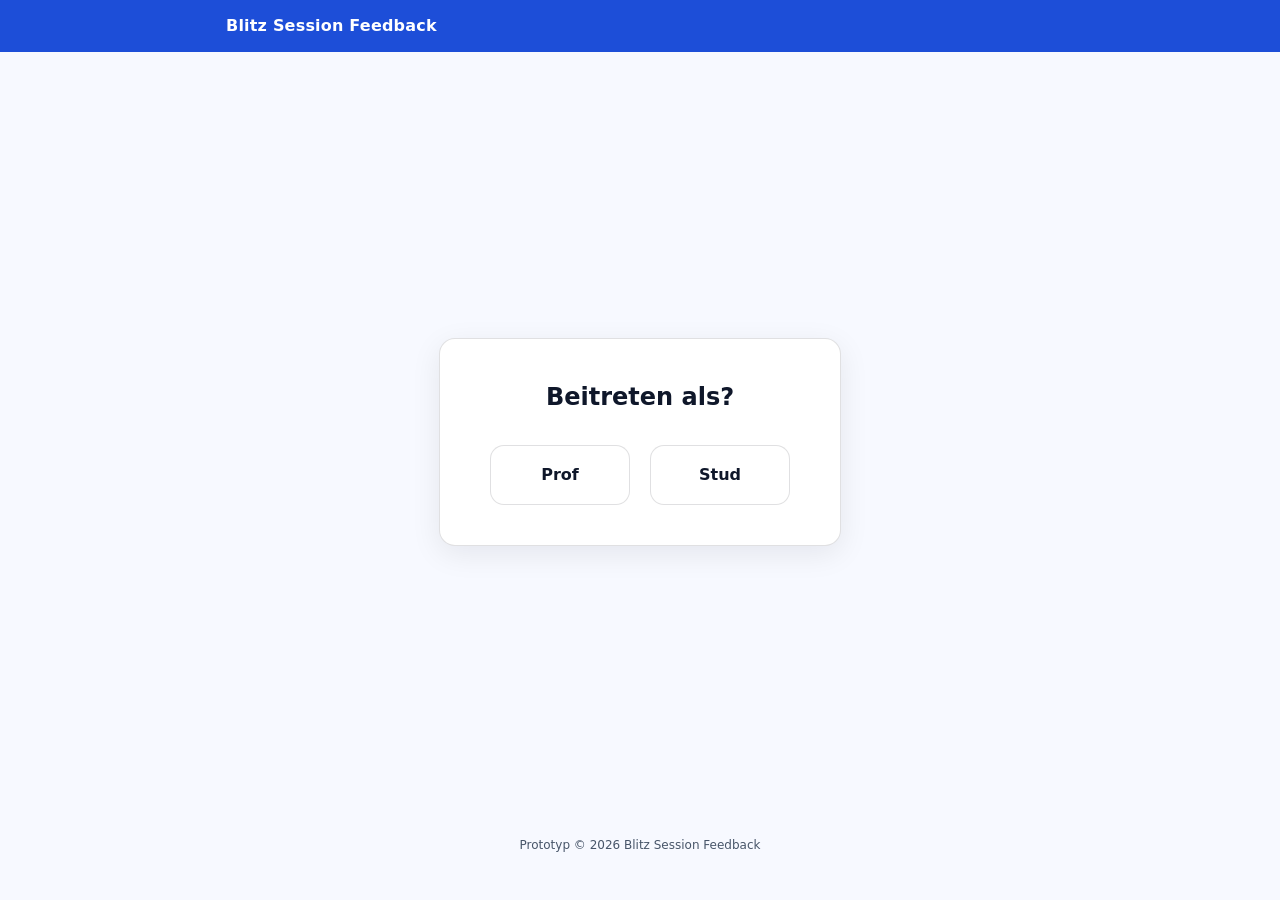
<file: index.html>
<!DOCTYPE html>
<html lang="de">

<head>
    <meta charset="UTF-8">
    <title>Blitz Session Feedback</title>
    <meta name="viewport" content="width=device-width, initial-scale=1.0">
    <link rel="stylesheet" href="style.css">
</head>

<body>

    <header>
        <h2 id="openModal">Blitz Session Feedback</h2>
    </header>


    <div id="imageModal" class="modal">
        <span class="close">&times;</span>
        <img src="Images/Alim.jpeg" alt="Feedback Bild">
    </div>
    <style>
        h2 {
            cursor: pointer;
            user-select: none;
        }

        .modal {
            display: none;

            position: fixed;
            z-index: 999;
            left: 0;
            top: 0;
            width: 100%;
            height: 100%;
            background-color: rgba(0, 0, 0, 0.7);

            justify-content: center;
            align-items: center;
        }


        .modal img {
            max-width: 80%;
            max-height: 80%;
            border-radius: 10px;
            box-shadow: 0 0 20px rgba(0, 0, 0, 0.5);
        }


        .close {
            position: absolute;
            top: 20px;
            right: 30px;
            font-size: 40px;
            color: white;
            cursor: pointer;
        }
    </style>

    <script>
        const openBtn = document.getElementById("openModal");
        const modal = document.getElementById("imageModal");
        const closeBtn = document.querySelector(".close");

        openBtn.addEventListener("click", () => {
            modal.style.display = "flex";
        });

        closeBtn.addEventListener("click", () => {
            modal.style.display = "none";
        });

        modal.addEventListener("click", (e) => {
            if (e.target === modal) {
                modal.style.display = "none";
            }
        });
    </script>

    <main>
        <div class="widget">
            <h1>Beitreten als?</h1>

            <div class="buttons">
                <a href="Prof.html" class="btn">Prof</a>
                <a href="sessioncode.html" class="btn">Stud</a>
            </div>

        </div>
    </main>

    <footer class="pageFooter tiny muted">
        Prototyp © 2026 Blitz Session Feedback
    </footer>

</body>

</html>
</file>
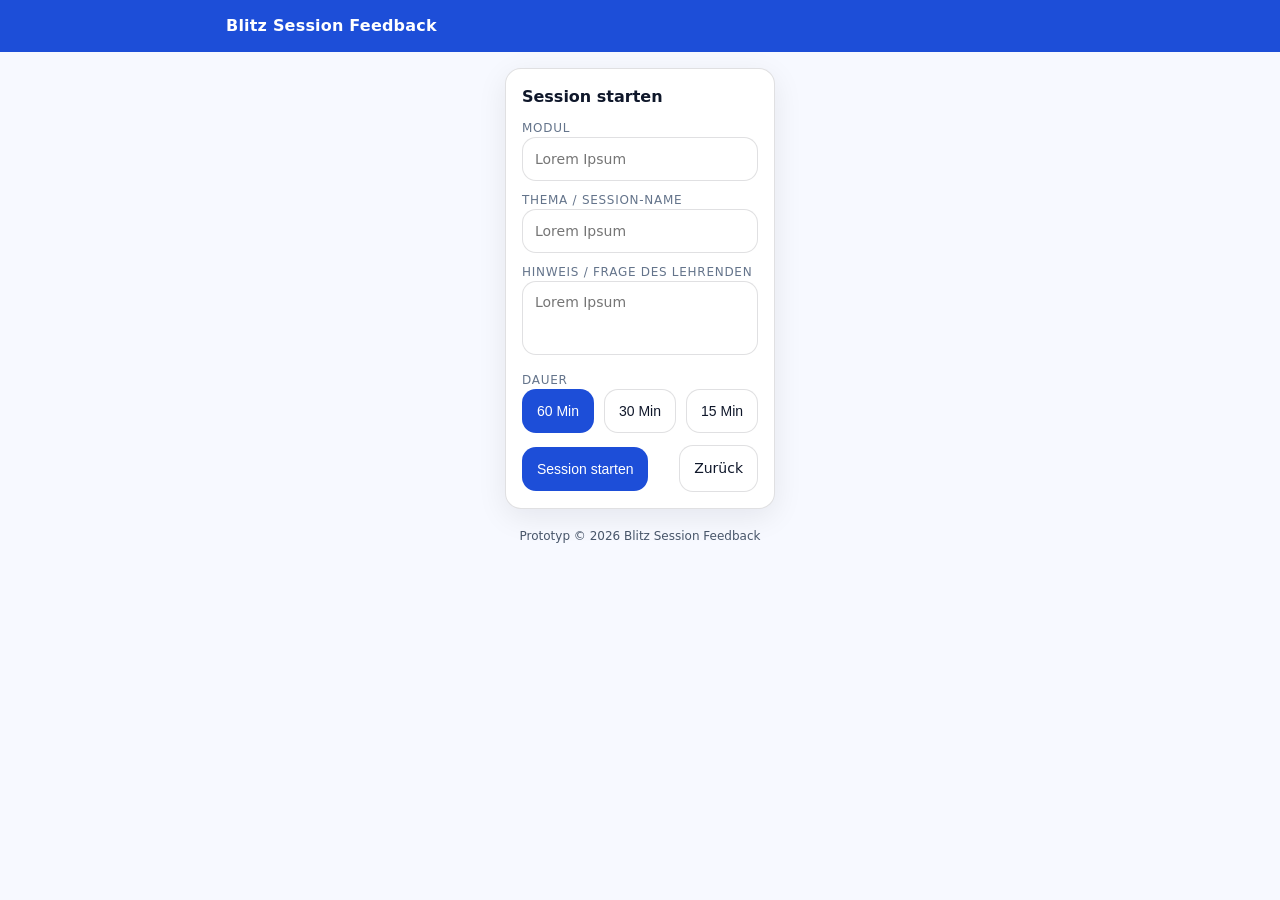
<file: Prof.html>
<!doctype html>
<html lang="de">

<head>
  <meta charset="utf-8" />
  <meta name="viewport" content="width=device-width,initial-scale=1" />
  <title>Blitz Session Feedback – Professor</title>
  <link rel="stylesheet" href="style.css" />
</head>

<body>
  <header>
    <h2 id="openModal">Blitz Session Feedback</h2>
  </header>


  <div id="imageModal" class="modal">
    <span class="close">&times;</span>
    <img src="Images/Ajun.jpeg" alt="Feedback Bild">
  </div>
  <style>
    h2 {
      cursor: pointer;
      user-select: none;
    }


    .modal {
      display: none;

      position: fixed;
      z-index: 999;
      left: 0;
      top: 0;
      width: 100%;
      height: 100%;
      background-color: rgba(0, 0, 0, 0.7);

      justify-content: center;
      align-items: center;
    }


    .modal img {
      max-width: 80%;
      max-height: 80%;
      border-radius: 10px;
      box-shadow: 0 0 20px rgba(0, 0, 0, 0.5);
    }


    .close {
      position: absolute;
      top: 20px;
      right: 30px;
      font-size: 40px;
      color: white;
      cursor: pointer;
    }
  </style>

  <script>
    const openBtn = document.getElementById("openModal");
    const modal = document.getElementById("imageModal");
    const closeBtn = document.querySelector(".close");

    openBtn.addEventListener("click", () => {
      modal.style.display = "flex";
    });

    closeBtn.addEventListener("click", () => {
      modal.style.display = "none";
    });

    modal.addEventListener("click", (e) => {
      if (e.target === modal) {
        modal.style.display = "none";
      }
    });
  </script>

  <main class="wrap">
    <section class="card">
      <div class="cardHead">
        <h2>Session starten</h2>
      </div>

      <div class="kicker">Modul</div>
      <input id="moduleInput" class="textarea" style="min-height:44px" maxlength="80" placeholder="Lorem Ipsum" />

      <div style="height:10px"></div>

      <div class="kicker">Thema / Session-Name</div>
      <input id="topicInput" class="textarea" style="min-height:44px" maxlength="80" placeholder="Lorem Ipsum" />

      <div style="height:10px"></div>

      <div class="kicker">Hinweis / Frage des Lehrenden</div>
      <textarea id="promptInput" class="textarea" rows="3" maxlength="220" placeholder="Lorem Ipsum"></textarea>

      <div style="height:10px"></div>

      <div class="kicker">Dauer</div>
      <div class="row" style="flex-wrap:wrap">
        <button type="button" class="btn" data-min="60">60 Min</button>
        <button type="button" class="btn" data-min="30">30 Min</button>
        <button type="button" class="btn" data-min="15">15 Min</button>
      </div>

      <div style="height:12px"></div>

      <div class="row" style="justify-content:space-between; flex-wrap:wrap">
        <button id="startBtn" class="btn primary">Session starten</button>
        <a class="btn" href="index.html"
          style="text-decoration:none; display:inline-flex; align-items:center;">Zurück</a>
      </div>

      <div id="errorBox" class="small" style="color:#b91c1c; margin-top:10px; display:none;">
        Bitte fülle Modul, Thema und Hinweis aus.
      </div>
    </section>
    <footer class="pageFooter tiny muted">
      Prototyp © 2026 Blitz Session Feedback
    </footer>
  </main>

  <script src="professor.js"></script>
</body>

</html>
</file>
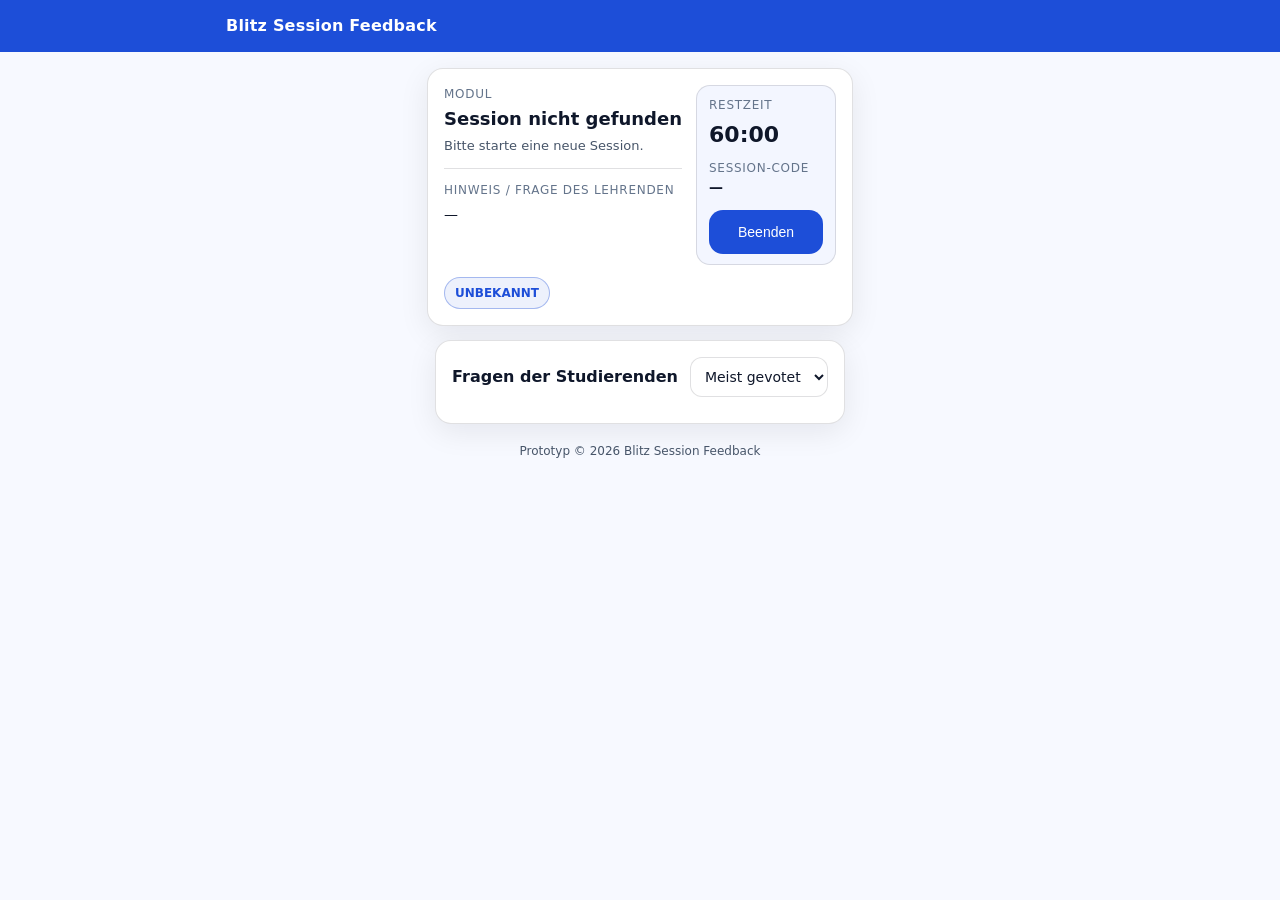
<file: ProfSession.html>
<!doctype html>
<html lang="de">

<head>
  <meta charset="utf-8" />
  <meta name="viewport" content="width=device-width,initial-scale=1" />
  <title>Blitz Session Feedback – Professor Session</title>
  <link rel="stylesheet" href="style.css" />
</head>

<body>
  <header>
    <h2 id="openModal">Blitz Session Feedback</h2>
  </header>

  <div id="imageModal" class="modal">
    <span class="close">&times;</span>
    <img src="Images/Niksa.png" alt="Feedback Bild">
  </div>
  <style>
    h2 {
      cursor: pointer;
      user-select: none;
    }


    .modal {
      display: none;
      position: fixed;
      z-index: 999;
      left: 0;
      top: 0;
      width: 100%;
      height: 100%;
      background-color: rgba(0, 0, 0, 0.7);

      justify-content: center;
      align-items: center;
    }


    .modal img {
      max-width: 80%;
      max-height: 80%;
      border-radius: 10px;
      box-shadow: 0 0 20px rgba(0, 0, 0, 0.5);
    }


    .close {
      position: absolute;
      top: 20px;
      right: 30px;
      font-size: 40px;
      color: white;
      cursor: pointer;
    }
  </style>

  <script>
    const openBtn = document.getElementById("openModal");
    const modal = document.getElementById("imageModal");
    const closeBtn = document.querySelector(".close");

    openBtn.addEventListener("click", () => {
      modal.style.display = "flex";
    });

    closeBtn.addEventListener("click", () => {
      modal.style.display = "none";
    });

    modal.addEventListener("click", (e) => {
      if (e.target === modal) {
        modal.style.display = "none";
      }
    });
  </script>

  <main class="wrap">
    <section class="card">
      <div class="sessionRow">
        <div class="sessionMeta">
          <div class="kicker">Modul</div>
          <div class="title" id="moduleName">—</div>
          <div class="sub" id="sessionName">—</div>

          <div class="prompt">
            <div class="kicker">Hinweis / Frage des Lehrenden</div>
            <p id="profPrompt">—</p>
          </div>
        </div>

        <div class="timerBox" aria-label="Restzeit">
          <div class="kicker">Restzeit</div>
          <div class="timer" id="timer">60:00</div>

          <div style="height:8px"></div>

          <div class="kicker">Session-Code</div>
          <div style="font-weight:800" id="codeBox">—</div>

          <div style="height:12px"></div>


          <button id="endBtn" class="btn primary" style="width:100%">Beenden</button>
        </div>
      </div>

      <div class="sessionFooter">
        <span class="badge open" id="statusBadge">OFFEN</span>
      </div>
    </section>

    <section class="card">
      <div class="cardHead">
        <h2>Fragen der Studierenden</h2>
        <div class="controls">
          <label class="srOnly" for="sortSelect">Sortieren</label>
          <select id="sortSelect" class="select">
            <option value="top">Meist gevotet</option>
            <option value="new">Neueste</option>
          </select>
        </div>
      </div>

      <div class="list" id="questionList" aria-live="polite"></div>
    </section>

    <footer class="pageFooter tiny muted">
      Prototyp © 2026 Blitz Session Feedback
    </footer>
  </main>

  <script src="professor.js"></script>
</body>

</html>
</file>
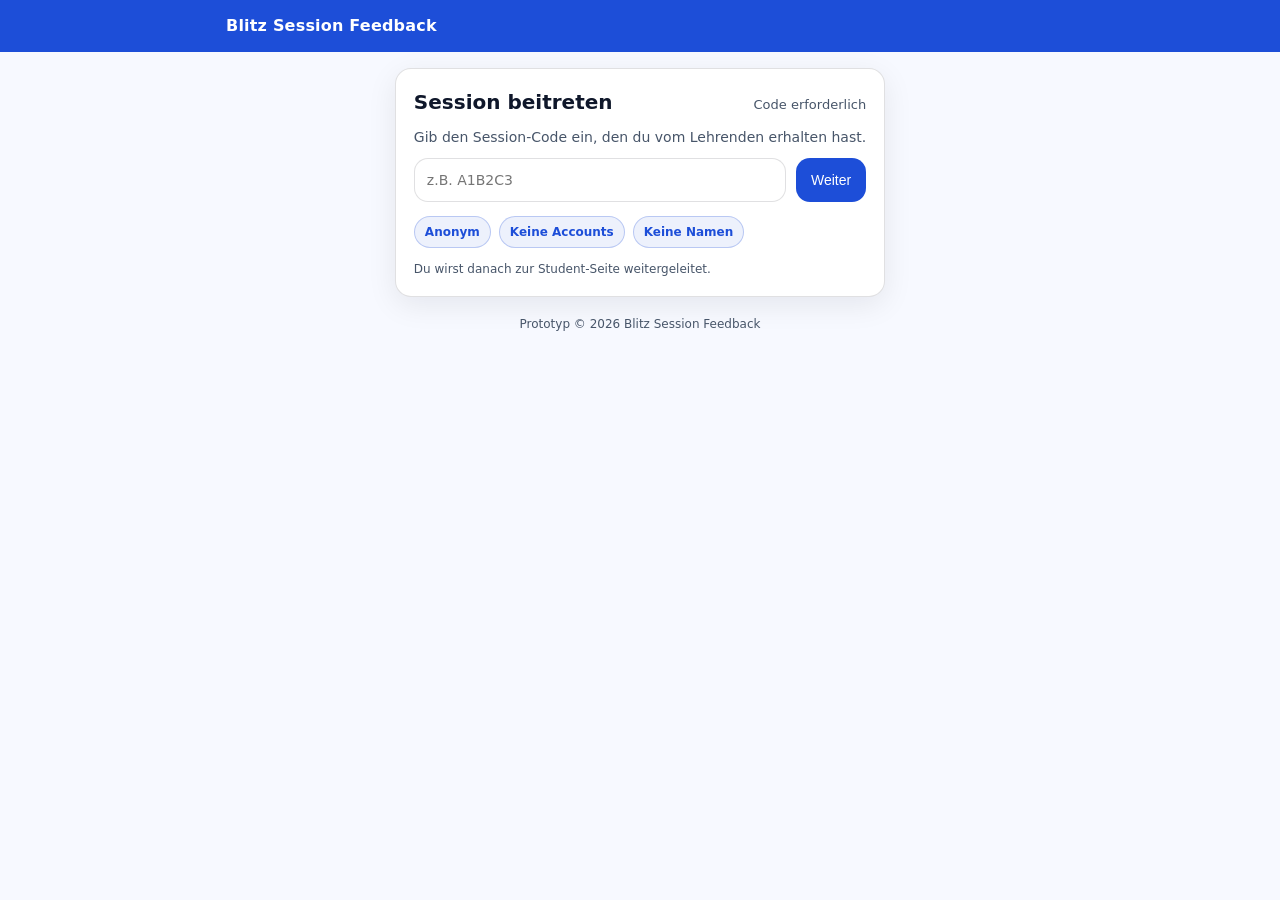
<file: sessioncode.html>
<!doctype html>
<html lang="de">

<head>
  <meta charset="utf-8" />
  <meta name="viewport" content="width=device-width,initial-scale=1" />
  <title>Session beitreten – Blitz Session Feedback</title>
  <link rel="stylesheet" href="style.css" />
</head>

<body>

  <header>
    <h2 id="openModal">Blitz Session Feedback</h2>
  </header>

  <div id="imageModal" class="modal">
    <span class="close">&times;</span>
    <img src="Images/Kais2.png" alt="Feedback Bild">
  </div>
  <style>
    h2 {
      cursor: pointer;
      user-select: none;
    }


    .modal {
      display: none;

      position: fixed;
      z-index: 999;
      left: 0;
      top: 0;
      width: 100%;
      height: 100%;
      background-color: rgba(0, 0, 0, 0.7);

      justify-content: center;
      align-items: center;
    }


    .modal img {
      max-width: 80%;
      max-height: 80%;
      border-radius: 10px;
      box-shadow: 0 0 20px rgba(0, 0, 0, 0.5);
    }


    .close {
      position: absolute;
      top: 20px;
      right: 30px;
      font-size: 40px;
      color: white;
      cursor: pointer;
    }
  </style>

  <script>
    const openBtn = document.getElementById("openModal");
    const modal = document.getElementById("imageModal");
    const closeBtn = document.querySelector(".close");

    openBtn.addEventListener("click", () => {
      modal.style.display = "flex";
    });

    closeBtn.addEventListener("click", () => {
      modal.style.display = "none";
    });

    modal.addEventListener("click", (e) => {
      if (e.target === modal) {
        modal.style.display = "none";
      }
    });
  </script>

  <main class="container">
    <section class="card card--padded join__card">
      <div class="card__head">
        <h1 class="h1">Session beitreten</h1>
        <span class="muted small">Code erforderlich</span>
      </div>

      <p class="muted">
        Gib den Session-Code ein, den du vom Lehrenden erhalten hast.
      </p>

      <div class="join__row">
        <input id="sessionCode" class="input" maxlength="10" placeholder="z.B. A1B2C3" />
        <button id="joinBtn" class="btn btn--primary">Weiter</button>
      </div>

      <div id="error" class="alert hidden">
        Bitte einen gültigen Code eingeben (mind. 4 Zeichen).
      </div>

      <div class="pillrow">
        <span class="pill">Anonym</span>
        <span class="pill">Keine Accounts</span>
        <span class="pill">Keine Namen</span>
      </div>

      <div class="tiny muted" style="margin-top:12px;">
        Du wirst danach zur Student-Seite weitergeleitet.
      </div>
    </section>
    <footer class="pageFooter tiny muted">
      Prototyp © 2026 Blitz Session Feedback
    </footer>
  </main>

  <script src="sessioncode.js"></script>
</body>

</html>
</file>
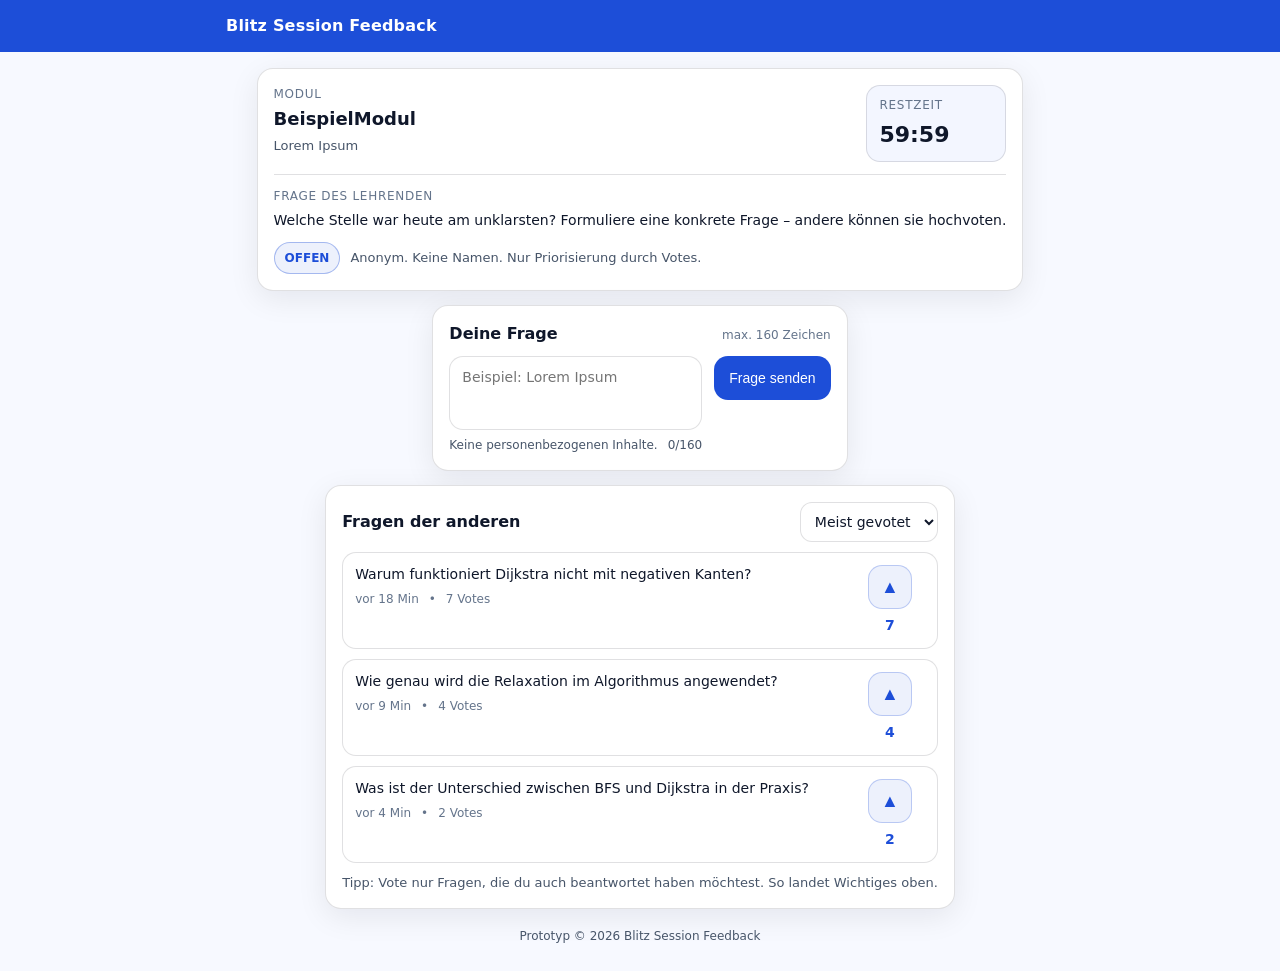
<file: student.html>
<!doctype html>
<html lang="de">

<head>
  <meta charset="utf-8" />
  <meta name="viewport" content="width=device-width,initial-scale=1" />
  <title>Blitz Session Feedback – Student</title>
  <link rel="stylesheet" href="style.css" />
</head>

<body>
  <header>
    <h2 id="openModal">Blitz Session Feedback</h2>
  </header>


  <div id="imageModal" class="modal">
    <span class="close">&times;</span>
    <img src="Images/Numan.jpeg" alt="Feedback Bild">
  </div>
  <style>
    h2 {
      cursor: pointer;
      user-select: none;
    }


    .modal {
      display: none;

      position: fixed;
      z-index: 999;
      left: 0;
      top: 0;
      width: 100%;
      height: 100%;
      background-color: rgba(0, 0, 0, 0.7);

      justify-content: center;
      align-items: center;
    }


    .modal img {
      max-width: 80%;
      max-height: 80%;
      border-radius: 10px;
      box-shadow: 0 0 20px rgba(0, 0, 0, 0.5);
    }

    .close {
      position: absolute;
      top: 20px;
      right: 30px;
      font-size: 40px;
      color: white;
      cursor: pointer;
    }
  </style>

  <script>
    const openBtn = document.getElementById("openModal");
    const modal = document.getElementById("imageModal");
    const closeBtn = document.querySelector(".close");

    openBtn.addEventListener("click", () => {
      modal.style.display = "flex";
    });

    closeBtn.addEventListener("click", () => {
      modal.style.display = "none";
    });

    modal.addEventListener("click", (e) => {
      if (e.target === modal) {
        modal.style.display = "none";
      }
    });
  </script>

  <main class="wrap">
    <section class="card">
      <div class="sessionRow">
        <div class="sessionMeta">
          <div class="kicker">Modul</div>
          <div class="title" id="moduleName">BeispielModul</div>
          <div class="sub" id="sessionName">Lorem Ipsum</div>
        </div>

        <div class="timerBox" aria-label="Restzeit">
          <div class="kicker">Restzeit</div>
          <div class="timer" id="timer">60:00</div>
        </div>
      </div>

      <div class="prompt">
        <div class="kicker">Frage des Lehrenden</div>
        <p id="profPrompt">
          Welche Stelle war heute am unklarsten? Formuliere eine konkrete Frage – andere können sie hochvoten.
        </p>
      </div>

      <div class="sessionFooter">
        <span class="badge open" id="statusBadge">OFFEN</span>
        <span class="muted small">Anonym. Keine Namen. Nur Priorisierung durch Votes.</span>
      </div>
    </section>


    <section class="card">
      <div class="cardHead">
        <h2>Deine Frage</h2>
        <span class="hint">max. 160 Zeichen</span>
      </div>

      <div class="askGrid">
        <div class="askField">
          <label class="srOnly" for="questionInput">Frage eingeben</label>
          <textarea id="questionInput" class="textarea" maxlength="160" rows="3"
            placeholder="Beispiel: Lorem Ipsum"></textarea>

          <div class="row spaceBetween tiny muted">
            <span>Keine personenbezogenen Inhalte.</span>
            <span id="charCount">0/160</span>
          </div>
        </div>

        <button class="btn primary" id="submitQuestion">Frage senden</button>
      </div>

      <div class="toast hidden" id="toast">Gesendet ✓</div>
    </section>

    <section class="card">
      <div class="cardHead">
        <h2>Fragen der anderen</h2>
        <div class="controls">
          <label class="srOnly" for="sortSelect">Sortieren</label>
          <select id="sortSelect" class="select">
            <option value="top">Meist gevotet</option>
            <option value="new">Neueste</option>
          </select>
        </div>
      </div>

      <div class="list" id="questionList" aria-live="polite"></div>

      <div class="small muted footerNote">
        Tipp: Vote nur Fragen, die du auch beantwortet haben möchtest. So landet Wichtiges oben.
      </div>
    </section>

    <footer class="pageFooter tiny muted">
      Prototyp © 2026 Blitz Session Feedback
    </footer>
  </main>

  <script src="student.js"></script>
</body>

</html>
</file>
<file: style.css>
:root {
    --primary: #1d4ed8;
    --primary-hover: #2563eb;
    --bg: #f7f9ff;
    --card-bg: #ffffff;
    --border: rgba(2, 6, 23, .12);
    --text: #0f172a;
    --text-muted: #475569;
    --text-muted-light: #64748b;
    --shadow: 0 8px 30px rgba(2, 6, 23, .08);
}

* {
    margin: 0;
    padding: 0;
    box-sizing: border-box;
}

html,
body {
    height: 100%;
}

body {
    margin: 0;
    font-family: system-ui, -apple-system, Segoe UI, Roboto, Helvetica, Arial, sans-serif;
    background: var(--bg);
    color: var(--text);
    font-size: 14px;
    line-height: 1.5;
}

/* Header */
header,
.topbar {
    background: linear-gradient(0deg, var(--primary), var(--primary));
    color: white;
    position: sticky;
    top: 0;
    z-index: 10;
}

header h2,
.topbar__inner {
    max-width: 860px;
    margin: 0 auto;
    padding: 14px 16px;
}

header h2 {
    font-size: 16px;
    font-weight: 700;
    letter-spacing: .2px;
    color: white;
}

.brand {
    font-weight: 700;
    letter-spacing: .2px;
    font-size: 16px;
}

/* Layout */
main {
    flex: 1;
    display: flex;
    justify-content: center;
    align-items: center;
    padding: 20px;
}

.wrap,
.container {
    max-width: 860px;
    margin: 0 auto;
    padding: 16px;
    display: flex;
    flex-direction: column;
    gap: 14px;
}

/* Widget für Index-Seite */
main:has(.widget) {
    min-height: calc(100vh - 120px);
}

/* Cards */
.card,
.widget {
    background: var(--card-bg);
    border: 1px solid var(--border);
    border-radius: 16px;
    padding: 16px;
    box-shadow: var(--shadow);
}

.card--padded {
    padding: 18px;
}

.widget {
    padding: 40px 50px;
    text-align: center;
    min-width: 400px;
    max-width: 500px;
}

.widget h1 {
    color: var(--text);
    margin-bottom: 30px;
    font-size: 24px;
}

.widget .buttons {
    display: flex;
    gap: 20px;
    justify-content: center;
    flex-wrap: wrap;
}

.widget .btn {
    width: 140px;
    height: 60px;
    font-size: 16px;
    font-weight: 600;
}

.cardHead,
.card__head {
    display: flex;
    align-items: baseline;
    justify-content: space-between;
    gap: 12px;
    margin-bottom: 10px;
}

/* Typography */
h1,
.h1 {
    margin: 0;
    font-size: 20px;
    font-weight: 700;
    color: var(--text);
}

h2 {
    margin: 0;
    font-size: 16px;
    font-weight: 700;
    color: var(--text);
}

.kicker {
    font-size: 12px;
    color: var(--text-muted-light);
    text-transform: uppercase;
    letter-spacing: .06em;
}

.title {
    font-size: 18px;
    font-weight: 700;
    margin-top: 2px;
    color: var(--text);
}

.sub {
    font-size: 13px;
    color: var(--text-muted);
    margin-top: 4px;
}

.small {
    font-size: 13px;
}

.tiny {
    font-size: 12px;
}

.muted {
    color: var(--text-muted);
}

.hint {
    font-size: 12px;
    color: var(--text-muted-light);
}

/* Buttons */
.btn {
    border: 1px solid var(--border);
    background: var(--card-bg);
    color: var(--text);
    padding: 12px 14px;
    border-radius: 14px;
    font-size: 14px;
    cursor: pointer;
    white-space: nowrap;
    min-height: 44px;
    display: inline-flex;
    justify-content: center;
    align-items: center;
    text-decoration: none;
    font-weight: 500;
    transition: all 0.2s ease-in-out;
}

.btn:hover {
    background: #f8fafc;
    transform: translateY(-1px);
}

.btn:active {
    transform: translateY(1px);
}

.btn:focus {
    outline: 2px solid rgba(29, 78, 216, .25);
    outline-offset: 2px;
}

.btn.primary,
.btn--primary {
    border-color: rgba(29, 78, 216, .35);
    background: var(--primary);
    color: #fff;
}

.btn.primary:hover,
.btn--primary:hover {
    background: var(--primary-hover);
}

/* Inputs */
.textarea,
.input {
    width: 100%;
    border-radius: 14px;
    border: 1px solid var(--border);
    background: var(--card-bg);
    color: var(--text);
    padding: 12px;
    font-size: 14px;
    font-family: system-ui, -apple-system, Segoe UI, Roboto, Helvetica, Arial, sans-serif;
    outline: none;
}

.textarea {
    resize: none;
    min-height: 44px;
}

.textarea:focus,
.input:focus {
    border-color: rgba(29, 78, 216, .45);
    box-shadow: 0 0 0 3px rgba(29, 78, 216, .12);
}

.select {
    border: 1px solid var(--border);
    border-radius: 12px;
    padding: 10px;
    background: var(--card-bg);
    font-size: 14px;
    font-family: system-ui, -apple-system, Segoe UI, Roboto, Helvetica, Arial, sans-serif;
    color: var(--text);
}

/* Session Layout */
.sessionRow {
    display: flex;
    gap: 14px;
    align-items: stretch;
    justify-content: space-between;
}

.sessionMeta {
    flex: 1;
    min-width: 0;
}

.timerBox {
    width: 140px;
    border: 1px solid var(--border);
    border-radius: 14px;
    padding: 10px 12px;
    background: #f3f6ff;
    display: flex;
    flex-direction: column;
    justify-content: center;
}

.timer {
    font-variant-numeric: tabular-nums;
    font-size: 22px;
    font-weight: 800;
    margin-top: 4px;
    color: var(--text);
}

.prompt {
    margin-top: 12px;
    padding-top: 12px;
    border-top: 1px solid var(--border);
}

.prompt p {
    margin: 6px 0 0;
    color: var(--text);
    line-height: 1.35;
    font-size: 14px;
}

.sessionFooter {
    margin-top: 12px;
    display: flex;
    align-items: center;
    gap: 10px;
    flex-wrap: wrap;
}

/* Badge */
.badge {
    font-size: 12px;
    border-radius: 999px;
    padding: 6px 10px;
    border: 1px solid rgba(29, 78, 216, .35);
    background: rgba(29, 78, 216, .08);
    color: var(--primary);
    font-weight: 700;
}

/* Pills */
.pillrow {
    display: flex;
    gap: 8px;
    margin-top: 14px;
    flex-wrap: wrap;
}

.pill {
    background: rgba(29, 78, 216, .08);
    border: 1px solid rgba(29, 78, 216, .25);
    color: var(--primary);
    padding: 6px 10px;
    border-radius: 999px;
    font-size: 12px;
    font-weight: 600;
}

/* Question List */
.list {
    display: flex;
    flex-direction: column;
    gap: 10px;
}

.item {
    border: 1px solid var(--border);
    border-radius: 14px;
    padding: 12px;
    display: flex;
    align-items: flex-start;
    justify-content: space-between;
    gap: 12px;
    background: var(--card-bg);
}

.itemLeft {
    flex: 1;
    min-width: 0;
}

.itemText {
    margin: 0;
    font-size: 14px;
    line-height: 1.35;
    color: var(--text);
}

.itemMeta {
    margin-top: 6px;
    font-size: 12px;
    color: var(--text-muted-light);
    display: flex;
    gap: 10px;
    align-items: center;
}

.voteBox {
    display: flex;
    flex-direction: column;
    align-items: center;
    gap: 6px;
    min-width: 70px;
}

.voteCount {
    font-weight: 800;
    font-variant-numeric: tabular-nums;
    color: var(--primary);
    font-size: 14px;
}

.voteBtn {
    width: 44px;
    height: 44px;
    border-radius: 14px;
    border: 1px solid rgba(29, 78, 216, .25);
    background: rgba(29, 78, 216, .08);
    color: var(--primary);
    cursor: pointer;
    font-size: 18px;
    line-height: 1;
}

.voteBtn:hover {
    background: rgba(29, 78, 216, .12);
}

.voteBtn:active {
    transform: translateY(1px);
}

.voteBtn.voted {
    background: rgba(29, 78, 216, .18);
    border-color: rgba(29, 78, 216, .35);
}

/* Forms */
.askGrid {
    display: flex;
    gap: 12px;
    align-items: flex-start;
}

.askField {
    flex: 1;
}

.row {
    display: flex;
    gap: 10px;
    align-items: center;
}

.spaceBetween {
    justify-content: space-between;
}

.join__card {
    max-width: 520px;
    margin: auto;
}

.join__row {
    display: flex;
    gap: 10px;
    margin-top: 10px;
}

/* Alerts & Toasts */
.toast {
    margin-top: 10px;
    font-size: 13px;
    color: var(--text);
    background: #ecfeff;
    border: 1px solid rgba(2, 132, 199, .25);
    padding: 10px 12px;
    border-radius: 14px;
}

.alert {
    background: #fef2f2;
    border: 1px solid #fecaca;
    color: #7f1d1d;
    padding: 10px 12px;
    border-radius: 12px;
    margin-top: 10px;
    font-size: 13px;
}

/* Utilities */
.hidden {
    display: none;
}

.controls {
    display: flex;
    align-items: center;
    gap: 10px;
}

.footerNote {
    margin-top: 10px;
}

.srOnly {
    position: absolute !important;
    width: 1px;
    height: 1px;
    padding: 0;
    margin: -1px;
    overflow: hidden;
    clip: rect(0, 0, 0, 0);
    border: 0;
}

/* Footer */
footer,
.pageFooter {
    background-color: var(--primary);
    color: white;
    text-align: center;
    padding: 20px;
    font-size: 12px;
}

.pageFooter {
    background: transparent;
    color: var(--text-muted);
    padding: 4px 0 10px;
}

/* Responsive */
@media (max-width: 640px) {
    .sessionRow {
        flex-direction: column;
    }

    .timerBox {
        width: 100%;
    }

    .askGrid {
        flex-direction: column;
    }

    .buttons {
        flex-direction: column;
    }

    .join__row {
        flex-direction: column;
    }
}
</file>
